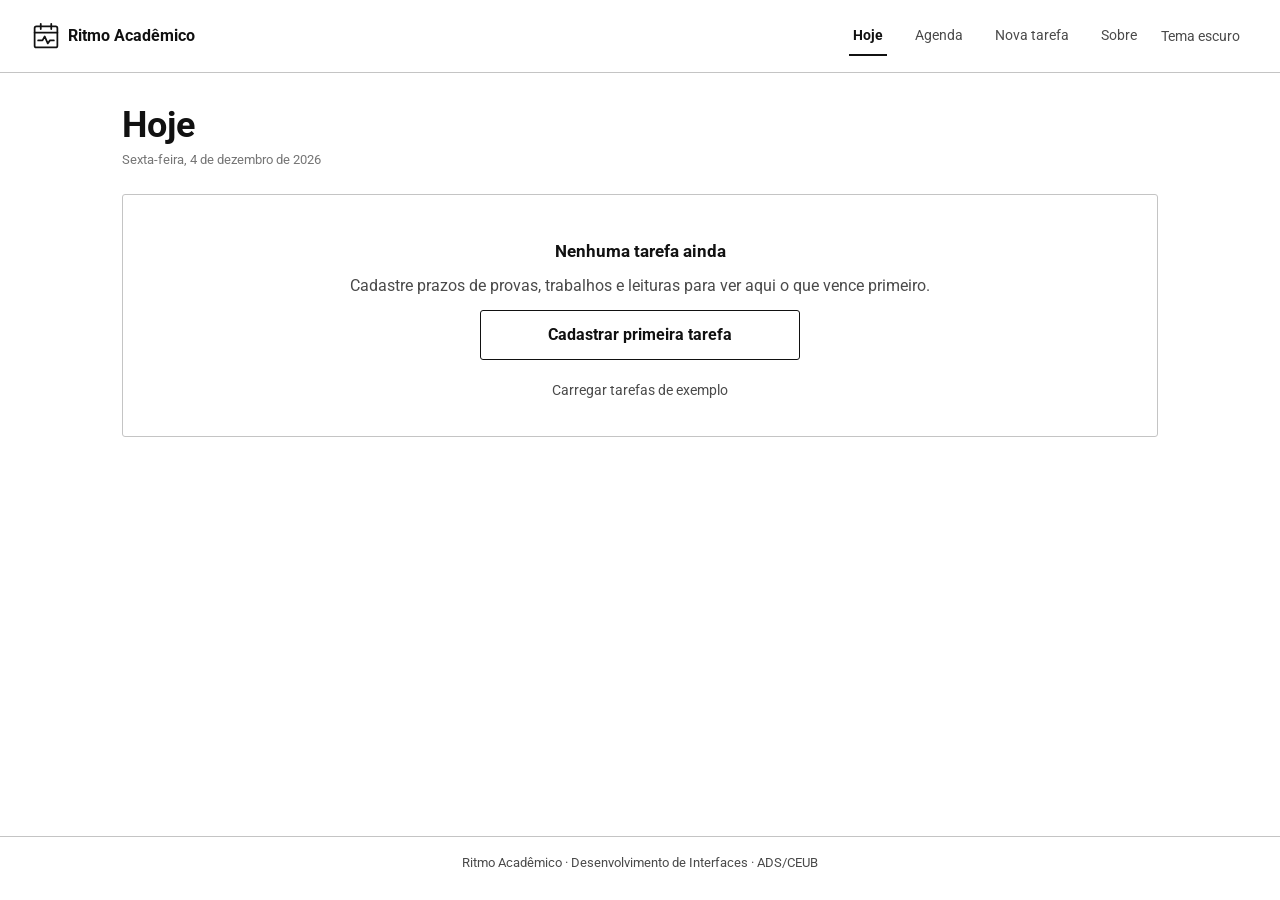
<file: ritmo-academico-site/index.html>
<!DOCTYPE html>
<html lang="pt-BR">
<head>
    <meta charset="UTF-8">
    <meta name="viewport" content="width=device-width, initial-scale=1">
    <title>Hoje · Ritmo Acadêmico</title>
    <link rel="stylesheet" href="assets/css/style.css">
    <script src="assets/js/script.js" defer></script>
</head>
<body data-pagina="hoje">
    <a class="pular" href="#principal">Pular para o conteúdo</a>
    <header class="topo-site">
        <a class="marca" href="index.html"><img src="assets/img/logo.svg" alt="" width="28" height="28"><span>Ritmo Acadêmico</span></a>
        <button type="button" id="tema" class="botao-texto">Tema escuro</button>
        <nav aria-label="Principal"><ul><li><a href="index.html" aria-current="page">Hoje</a></li><li><a href="agenda.html">Agenda</a></li><li><a href="nova-tarefa.html">Nova tarefa</a></li><li><a href="sobre.html">Sobre</a></li></ul></nav>
    </header>
    <main id="principal">
        <h1>Hoje</h1>
        <p id="data-hoje" class="apoio"></p>
        <p id="aviso" class="aviso" role="status" hidden></p>
        <div id="com-tarefas" class="duas-colunas">
            <section aria-labelledby="h-prox">
                <h2 id="h-prox">Próximo prazo</h2>
                <div id="destaque"></div>
            </section>
            <section aria-labelledby="h-dep">
                <h2 id="h-dep">Depois</h2>
                <ul id="lista-depois" class="lista"></ul>
            </section>
        </div>
        <section id="vazio" class="vazio" aria-labelledby="h-vazio" hidden>
            <h2 id="h-vazio">Nenhuma tarefa ainda</h2>
            <p>Cadastre prazos de provas, trabalhos e leituras para ver aqui o que vence primeiro.</p>
            <a class="botao-contorno" href="nova-tarefa.html">Cadastrar primeira tarefa</a>
            <button type="button" id="exemplos" class="botao-texto">Carregar tarefas de exemplo</button>
        </section>
        <a id="cta" class="botao-preto" href="nova-tarefa.html">+ Nova tarefa</a>
    </main>
    <footer>
        <p>Ritmo Acadêmico · Desenvolvimento de Interfaces · ADS/CEUB</p>
    </footer>
</body>
</html>
</file>
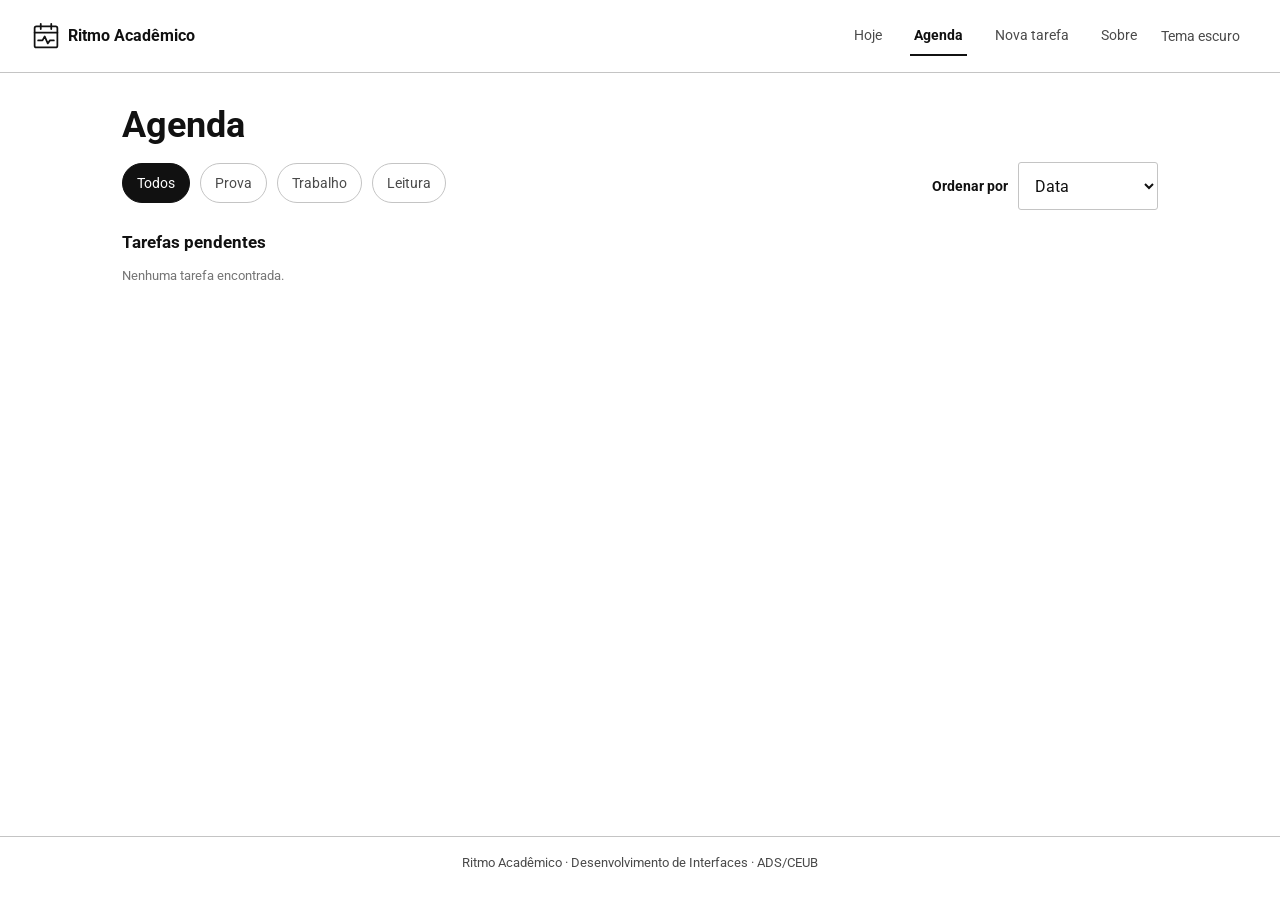
<file: ritmo-academico-site/agenda.html>
<!DOCTYPE html>
<html lang="pt-BR">
<head>
    <meta charset="UTF-8">
    <meta name="viewport" content="width=device-width, initial-scale=1">
    <title>Agenda · Ritmo Acadêmico</title>
    <link rel="stylesheet" href="assets/css/style.css">
    <script src="assets/js/script.js" defer></script>
</head>
<body data-pagina="agenda">
    <a class="pular" href="#principal">Pular para o conteúdo</a>
    <header class="topo-site">
        <a class="marca" href="index.html"><img src="assets/img/logo.svg" alt="" width="28" height="28"><span>Ritmo Acadêmico</span></a>
        <button type="button" id="tema" class="botao-texto">Tema escuro</button>
        <nav aria-label="Principal"><ul><li><a href="index.html">Hoje</a></li><li><a href="agenda.html" aria-current="page">Agenda</a></li><li><a href="nova-tarefa.html">Nova tarefa</a></li><li><a href="sobre.html">Sobre</a></li></ul></nav>
    </header>
    <main id="principal">
        <h1>Agenda</h1>
        <div class="barra">
            <div id="filtros" role="group" aria-label="Filtrar por tipo">
                <button type="button" class="chip" data-filtro="todos" aria-pressed="true">Todos</button>
                <button type="button" class="chip" data-filtro="Prova" aria-pressed="false">Prova</button>
                <button type="button" class="chip" data-filtro="Trabalho" aria-pressed="false">Trabalho</button>
                <button type="button" class="chip" data-filtro="Leitura" aria-pressed="false">Leitura</button>
            </div>
            <p class="campo-linha">
                <label for="ordem">Ordenar por</label>
                <select id="ordem">
                    <option value="data">Data</option>
                    <option value="titulo">Título</option>
                    <option value="disciplina">Disciplina</option>
                </select>
            </p>
        </div>
        <section aria-labelledby="h-lista">
            <h2 id="h-lista">Tarefas pendentes</h2>
            <p id="contagem" class="apoio" aria-live="polite"></p>
            <ul id="lista-agenda" class="lista grade"></ul>
        </section>
    </main>
    <footer>
        <p>Ritmo Acadêmico · Desenvolvimento de Interfaces · ADS/CEUB</p>
    </footer>
</body>
</html>
</file>
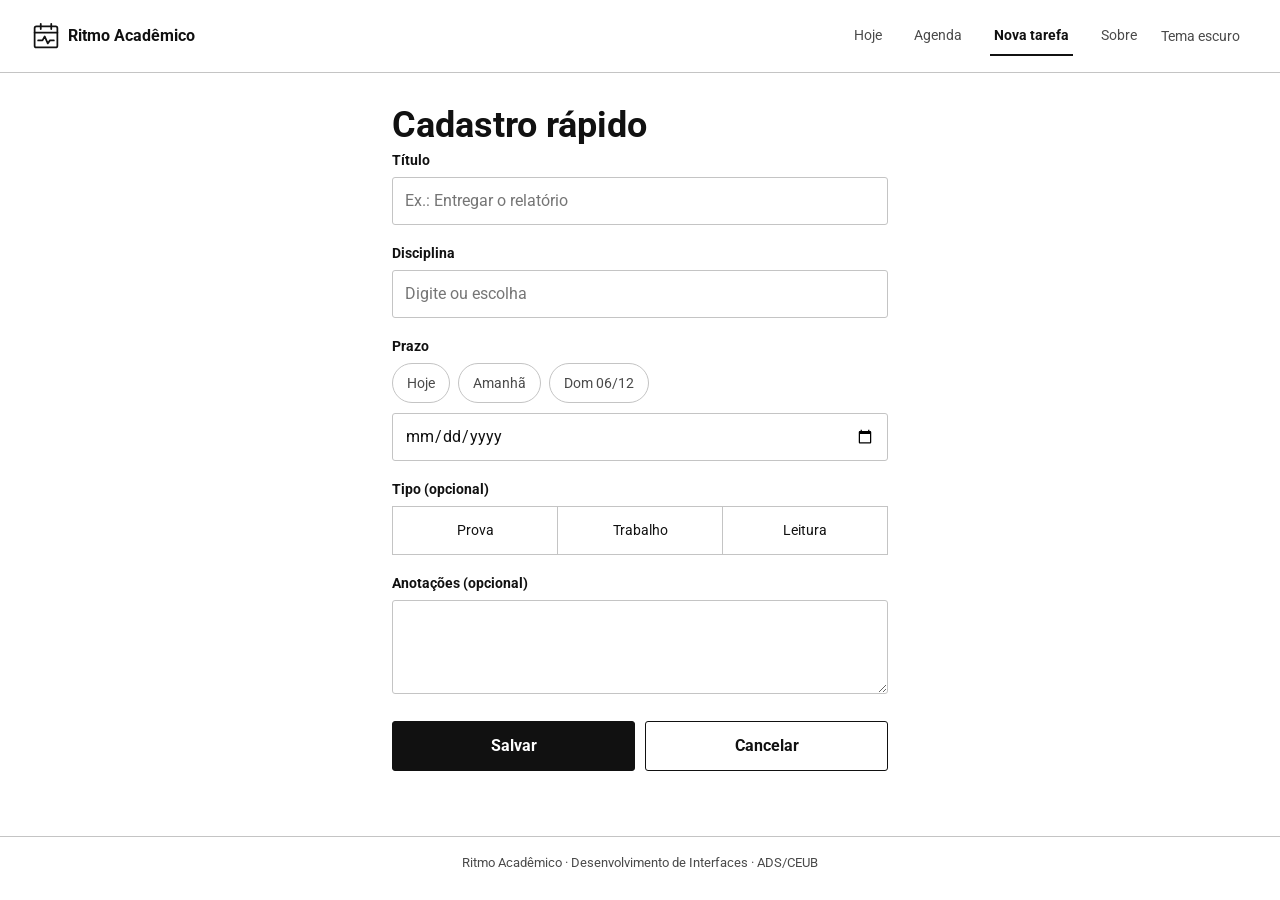
<file: ritmo-academico-site/nova-tarefa.html>
<!DOCTYPE html>
<html lang="pt-BR">
<head>
    <meta charset="UTF-8">
    <meta name="viewport" content="width=device-width, initial-scale=1">
    <title>Nova tarefa · Ritmo Acadêmico</title>
    <link rel="stylesheet" href="assets/css/style.css">
    <script src="assets/js/script.js" defer></script>
</head>
<body data-pagina="nova">
    <a class="pular" href="#principal">Pular para o conteúdo</a>
    <header class="topo-site">
        <a class="marca" href="index.html"><img src="assets/img/logo.svg" alt="" width="28" height="28"><span>Ritmo Acadêmico</span></a>
        <button type="button" id="tema" class="botao-texto">Tema escuro</button>
        <nav aria-label="Principal"><ul><li><a href="index.html">Hoje</a></li><li><a href="agenda.html">Agenda</a></li><li><a href="nova-tarefa.html" aria-current="page">Nova tarefa</a></li><li><a href="sobre.html">Sobre</a></li></ul></nav>
    </header>
    <main id="principal" class="estreito">
        <h1>Cadastro rápido</h1>
        <form id="form" action="index.html" method="get">
            <p class="campo">
                <label for="titulo">Título</label>
                <input type="text" id="titulo" name="titulo" required minlength="3" maxlength="60" placeholder="Ex.: Entregar o relatório" autocomplete="off" aria-describedby="erro-titulo">
                <span id="erro-titulo" class="erro" hidden></span>
            </p>
            <p class="campo">
                <label for="disciplina">Disciplina</label>
                <input type="text" id="disciplina" name="disciplina" required maxlength="40" list="disciplinas" placeholder="Digite ou escolha" autocomplete="off" aria-describedby="erro-disciplina">
                <datalist id="disciplinas"></datalist>
                <span id="erro-disciplina" class="erro" hidden></span>
            </p>
            <div class="campo">
                <label for="prazo">Prazo</label>
                <div id="atalhos" class="chips" role="group" aria-label="Atalhos de data"></div>
                <input type="date" id="prazo" name="prazo" required aria-describedby="erro-prazo">
                <span id="erro-prazo" class="erro" hidden></span>
            </div>
            <fieldset class="campo">
                <legend>Tipo (opcional)</legend>
                <div class="opcoes">
                    <input type="radio" id="tipo-prova" name="tipo" value="Prova" class="so-leitor"><label for="tipo-prova">Prova</label>
                    <input type="radio" id="tipo-trabalho" name="tipo" value="Trabalho" class="so-leitor"><label for="tipo-trabalho">Trabalho</label>
                    <input type="radio" id="tipo-leitura" name="tipo" value="Leitura" class="so-leitor"><label for="tipo-leitura">Leitura</label>
                </div>
            </fieldset>
            <p class="campo">
                <label for="notas">Anotações (opcional)</label>
                <textarea id="notas" name="notas" rows="3" maxlength="200"></textarea>
            </p>
            <div class="acoes">
                <button type="submit" class="botao-preto">Salvar</button>
                <a class="botao-contorno" href="index.html">Cancelar</a>
            </div>
        </form>
    </main>
    <footer>
        <p>Ritmo Acadêmico · Desenvolvimento de Interfaces · ADS/CEUB</p>
    </footer>
</body>
</html>
</file>
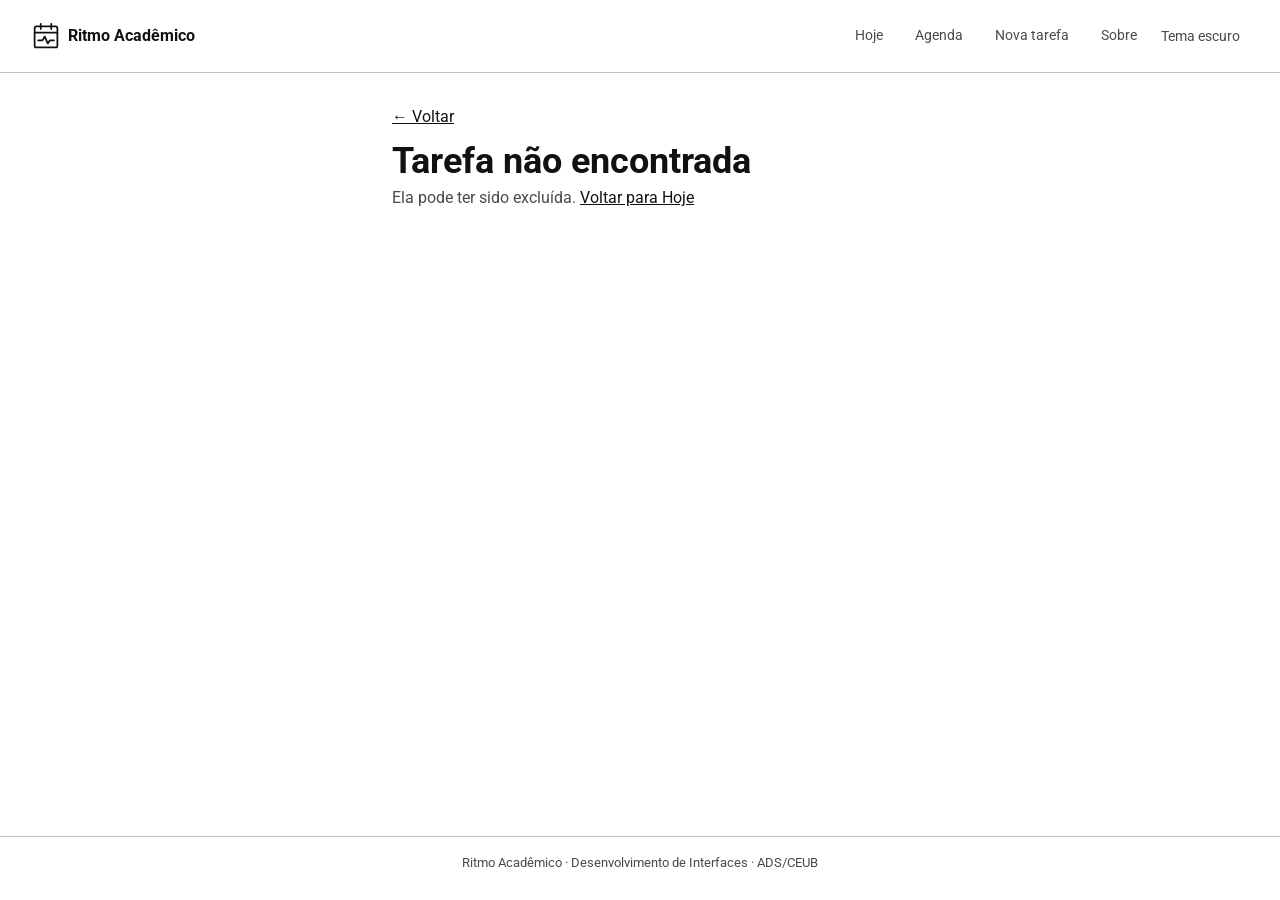
<file: ritmo-academico-site/tarefa.html>
<!DOCTYPE html>
<html lang="pt-BR">
<head>
    <meta charset="UTF-8">
    <meta name="viewport" content="width=device-width, initial-scale=1">
    <title>Detalhe da tarefa · Ritmo Acadêmico</title>
    <link rel="stylesheet" href="assets/css/style.css">
    <script src="assets/js/script.js" defer></script>
</head>
<body data-pagina="tarefa">
    <a class="pular" href="#principal">Pular para o conteúdo</a>
    <header class="topo-site">
        <a class="marca" href="index.html"><img src="assets/img/logo.svg" alt="" width="28" height="28"><span>Ritmo Acadêmico</span></a>
        <button type="button" id="tema" class="botao-texto">Tema escuro</button>
        <nav aria-label="Principal"><ul><li><a href="index.html">Hoje</a></li><li><a href="agenda.html">Agenda</a></li><li><a href="nova-tarefa.html">Nova tarefa</a></li><li><a href="sobre.html">Sobre</a></li></ul></nav>
    </header>
    <main id="principal" class="estreito">
        <p><a href="index.html" id="voltar">← Voltar</a></p>
        <section id="detalhe" aria-labelledby="t-titulo">
            <p class="apoio">Detalhe da tarefa</p>
            <h1 id="t-titulo"></h1>
            <dl class="detalhes">
                <div class="linha"><dt>Disciplina</dt><dd id="t-disciplina"></dd></div>
                <div class="linha"><dt>Tipo</dt><dd id="t-tipo"></dd></div>
                <div class="linha"><dt>Prazo</dt><dd id="t-prazo"></dd></div>
                <div class="linha"><dt>Tempo restante</dt><dd id="t-tempo"></dd></div>
                <div class="linha"><dt>Anotações</dt><dd id="t-notas"></dd></div>
            </dl>
            <p id="aviso" class="aviso" role="status" hidden></p>
            <div class="acoes">
                <button type="button" id="concluir" class="botao-preto">Marcar como concluída</button>
                <button type="button" id="excluir" class="botao-contorno">Excluir</button>
            </div>
        </section>
        <section id="nao-achou" hidden>
            <h1>Tarefa não encontrada</h1>
            <p>Ela pode ter sido excluída. <a href="index.html">Voltar para Hoje</a></p>
        </section>
        <dialog id="dialogo" class="dialogo" aria-labelledby="d-titulo">
            <h2 id="d-titulo">Excluir esta tarefa?</h2>
            <p>Essa ação não pode ser desfeita.</p>
            <div class="acoes linha-acoes">
                <button type="button" id="d-cancelar" class="botao-contorno">Cancelar</button>
                <button type="button" id="d-confirmar" class="botao-preto">Excluir</button>
            </div>
        </dialog>
    </main>
    <footer>
        <p>Ritmo Acadêmico · Desenvolvimento de Interfaces · ADS/CEUB</p>
    </footer>
</body>
</html>
</file>
<file: ritmo-academico-site/assets/css/style.css>
/* RITMO ACADÊMICO · style.css
   Padrão visual do protótipo E2: tons de cinza, contornos finos,
   cartões quase quadrados, botões pretos, títulos em negrito. */

@import url('https://fonts.googleapis.com/css2?family=Roboto:wght@400;700&display=swap');

/* Variáveis (aula 12). O tema escuro só troca estes valores. */
:root {
    --pagina: #ffffff; --fundo: #ffffff; --cinza: #e4e4e4; --borda: #c4c4c4;
    --texto: #4a4a4a; --apoio: #757575; --titulo: #111111; --preto: #111111; --sobre-preto: #ffffff;
}
html.escuro {
    --pagina: #121212; --fundo: #1c1c1c; --cinza: #2e2e2e; --borda: #4a4a4a;
    --texto: #cfcfcf; --apoio: #9a9a9a; --titulo: #f5f5f5; --preto: #f5f5f5; --sobre-preto: #111111;
}

* { margin: 0; padding: 0; box-sizing: border-box; }
[hidden] { display: none !important; }

body {
    min-height: 100vh; display: flex; flex-direction: column;
    background: var(--pagina); color: var(--texto);
    font-family: 'Roboto', Arial, sans-serif; line-height: 1.5;
    padding-bottom: 72px; /* espaço para o menu fixo do celular */
}
h1, h2, h3, strong, dd { color: var(--titulo); }
h1 { font-size: 1.75rem; line-height: 1.15; margin-bottom: 4px; }
h2 { font-size: 1.0625rem; margin: 20px 0 10px; }
p { margin-bottom: 12px; }
ul, ol { list-style: none; }
a { color: var(--titulo); }
img { max-width: 100%; height: auto; }
.apoio, small { font-size: .8125rem; color: var(--apoio); }

/* Foco sempre visível (navegação só por teclado) */
:focus-visible { outline: 3px solid var(--titulo); outline-offset: 2px; }
.pular { position: absolute; left: 8px; top: -60px; z-index: 20; padding: 10px 14px; background: var(--preto); color: var(--sobre-preto); }
.pular:focus { top: 8px; }
.so-leitor { position: absolute; width: 1px; height: 1px; overflow: hidden; clip: rect(0 0 0 0); }

/* Cabeçalho e menu: embaixo no celular, no topo a partir de 768px */
.topo-site { display: flex; justify-content: space-between; align-items: center; gap: 12px; padding: 12px 16px; border-bottom: 1px solid var(--borda); }
.marca { display: flex; align-items: center; gap: 8px; font-weight: 700; text-decoration: none; }
nav { position: fixed; left: 0; right: 0; bottom: 0; z-index: 10; background: var(--fundo); border-top: 1px solid var(--borda); }
nav ul { display: flex; }
nav li { flex: 1; }
nav a { white-space: nowrap; display: block; padding: 18px 4px 16px; text-align: center; font-size: .875rem; text-decoration: none; color: var(--texto); border-top: 3px solid transparent; }
nav a[aria-current="page"] { background: var(--cinza); color: var(--titulo); font-weight: 700; border-top-color: var(--preto); }

main { flex: 1; width: 100%; max-width: 1100px; margin: 0 auto; padding: 20px 16px; }
main.estreito { max-width: 560px; }
footer { padding: 16px; border-top: 1px solid var(--borda); font-size: .8125rem; text-align: center; }
.duas-colunas { display: grid; gap: 8px 32px; }

/* Botões */
button { font: inherit; cursor: pointer; }
.botao-preto, .botao-contorno { display: block; width: 100%; min-height: 48px; padding: 12px; text-align: center; text-decoration: none; font-weight: 700; border: 1px solid var(--preto); border-radius: 3px; }
.botao-preto { background: var(--preto); color: var(--sobre-preto); }
.botao-contorno { background: var(--fundo); color: var(--titulo); }
.botao-texto { min-height: 44px; padding: 0 8px; background: none; border: none; color: var(--texto); font-size: .875rem; }
.botao-texto:hover { text-decoration: underline; }
#cta { margin-top: 20px; }
.acoes { display: flex; flex-direction: column; gap: 10px; margin-top: 20px; }
.linha-acoes { flex-direction: row; }

/* Cartões */
.lista { display: flex; flex-direction: column; gap: 10px; }
.cartao { display: flex; justify-content: space-between; align-items: center; gap: 12px; padding: 12px; text-decoration: none; color: inherit; background: var(--fundo); border: 1px solid var(--borda); border-radius: 3px; }
.cartao:hover { border-color: var(--preto); }
.cartao strong, .cartao small { display: block; }
.cartao .data { font-weight: 700; color: var(--titulo); white-space: nowrap; }
.cartao.destaque { flex-direction: column; align-items: stretch; gap: 4px; padding: 14px; background: var(--cinza); border-color: var(--texto); }
.cartao.destaque strong { font-size: 1.25rem; }
.destaque .topo { display: flex; justify-content: space-between; }
.vazio { margin-top: 24px; padding: 24px 16px; text-align: center; border: 1px solid var(--borda); border-radius: 3px; }
.vazio .botao-contorno { max-width: 320px; margin: 0 auto 8px; }
.aviso { display: inline-block; padding: 6px 10px; border: 1px solid var(--preto); border-radius: 3px; font-size: .875rem; font-weight: 700; color: var(--titulo); }

/* Formulário */
.campo { margin: 0 0 18px; border: none; }
label, legend { display: block; margin-bottom: 6px; font-size: .875rem; font-weight: 700; color: var(--titulo); }
input[type="text"], input[type="date"], select, textarea { width: 100%; min-height: 48px; padding: 10px 12px; font: inherit; color: var(--titulo); background: var(--fundo); border: 1px solid var(--borda); border-radius: 3px; }
input[aria-invalid="true"] { border: 2px solid var(--preto); }
.erro { display: block; margin-top: 6px; padding-left: 8px; font-size: .875rem; font-weight: 700; color: var(--titulo); border-left: 4px solid var(--preto); }
.chips { display: flex; flex-wrap: wrap; gap: 8px; margin-bottom: 10px; }
.chip { min-height: 40px; padding: 0 14px; font-size: .875rem; color: var(--texto); background: var(--fundo); border: 1px solid var(--borda); border-radius: 999px; }
.chip[aria-pressed="true"] { background: var(--preto); color: var(--sobre-preto); border-color: var(--preto); }
.opcoes { display: flex; }
.opcoes label { flex: 1; margin: 0; padding: 13px 4px; text-align: center; font-weight: 400; border: 1px solid var(--borda); cursor: pointer; }
.opcoes label + input + label { border-left: none; }
.opcoes input:checked + label { font-weight: 700; color: var(--titulo); background: var(--cinza); border: 2px solid var(--preto); }
.opcoes input:checked + label::before { content: "✓ "; }
.opcoes input:focus-visible + label { outline: 3px solid var(--titulo); outline-offset: 2px; }

/* Agenda */
.barra { display: flex; flex-direction: column; gap: 12px; margin: 16px 0 8px; }
.barra .chip { margin: 0 6px 6px 0; }
.campo-linha { display: flex; align-items: center; gap: 10px; margin: 0; }
.campo-linha label { margin: 0; white-space: nowrap; }
.campo-linha select { width: auto; min-width: 140px; }

/* Detalhe */
.detalhes .linha { display: flex; justify-content: space-between; gap: 16px; padding: 14px 0; border-bottom: 1px solid var(--borda); }
.detalhes dt { font-size: .875rem; color: var(--apoio); }
.detalhes dd { font-weight: 700; text-align: right; }
.dialogo { width: min(90%, 340px); margin: auto; padding: 20px; color: var(--texto); background: var(--fundo); border: 1px solid var(--preto); border-radius: 3px; }
.dialogo::backdrop { background: rgba(0, 0, 0, .5); }

/* Sobre */
.passos { padding-left: 20px; list-style: decimal; }
.passos li { margin-bottom: 6px; }
#botao-projeto{
    color: var(--pagina);
    text-decoration: none;
}

/* Equivalente em CSS puro do cartão em Tailwind (sobre.html), para comparar:
.cartao-equipe { max-width: 28rem; padding: 1rem; border: 1px solid var(--borda); border-radius: 6px; background: var(--fundo); }
.cartao-equipe h3 { font-size: 1.125rem; font-weight: 700; color: var(--titulo); }
.cartao-equipe ul { margin-top: .75rem; }
.cartao-equipe a { display: inline-block; margin-top: 1rem; padding: .75rem 1.25rem; border-radius: 4px; background: var(--preto); color: #fff; font-weight: 700; } */

/* ---------- Responsivo (mobile-first, aula 11) ---------- */
@media (min-width: 768px) {
    body { padding-bottom: 0; }
    .topo-site { padding: 14px 32px; }
    nav { position: static; order: 2; border: none; background: none; margin-left: auto; }
    .topo-site { flex-wrap: nowrap; }
    #tema { order: 3; }
    nav a { padding: 8px 4px; border-top: none; border-bottom: 2px solid transparent; }
    nav a[aria-current="page"] { background: none; border-bottom-color: var(--preto); }
    nav ul { gap: 24px; }
    main { padding: 32px; }
    h1 { font-size: 2.25rem; }
    .barra { flex-direction: row; justify-content: space-between; align-items: center; }
    .acoes:not(.linha-acoes) { flex-direction: row; }
    .grade { display: grid; grid-template-columns: repeat(2, 1fr); }
}
@media (min-width: 1100px) {
    .duas-colunas { grid-template-columns: 1fr 1fr; }
    .grade { grid-template-columns: repeat(3, 1fr); }
}
</file>
